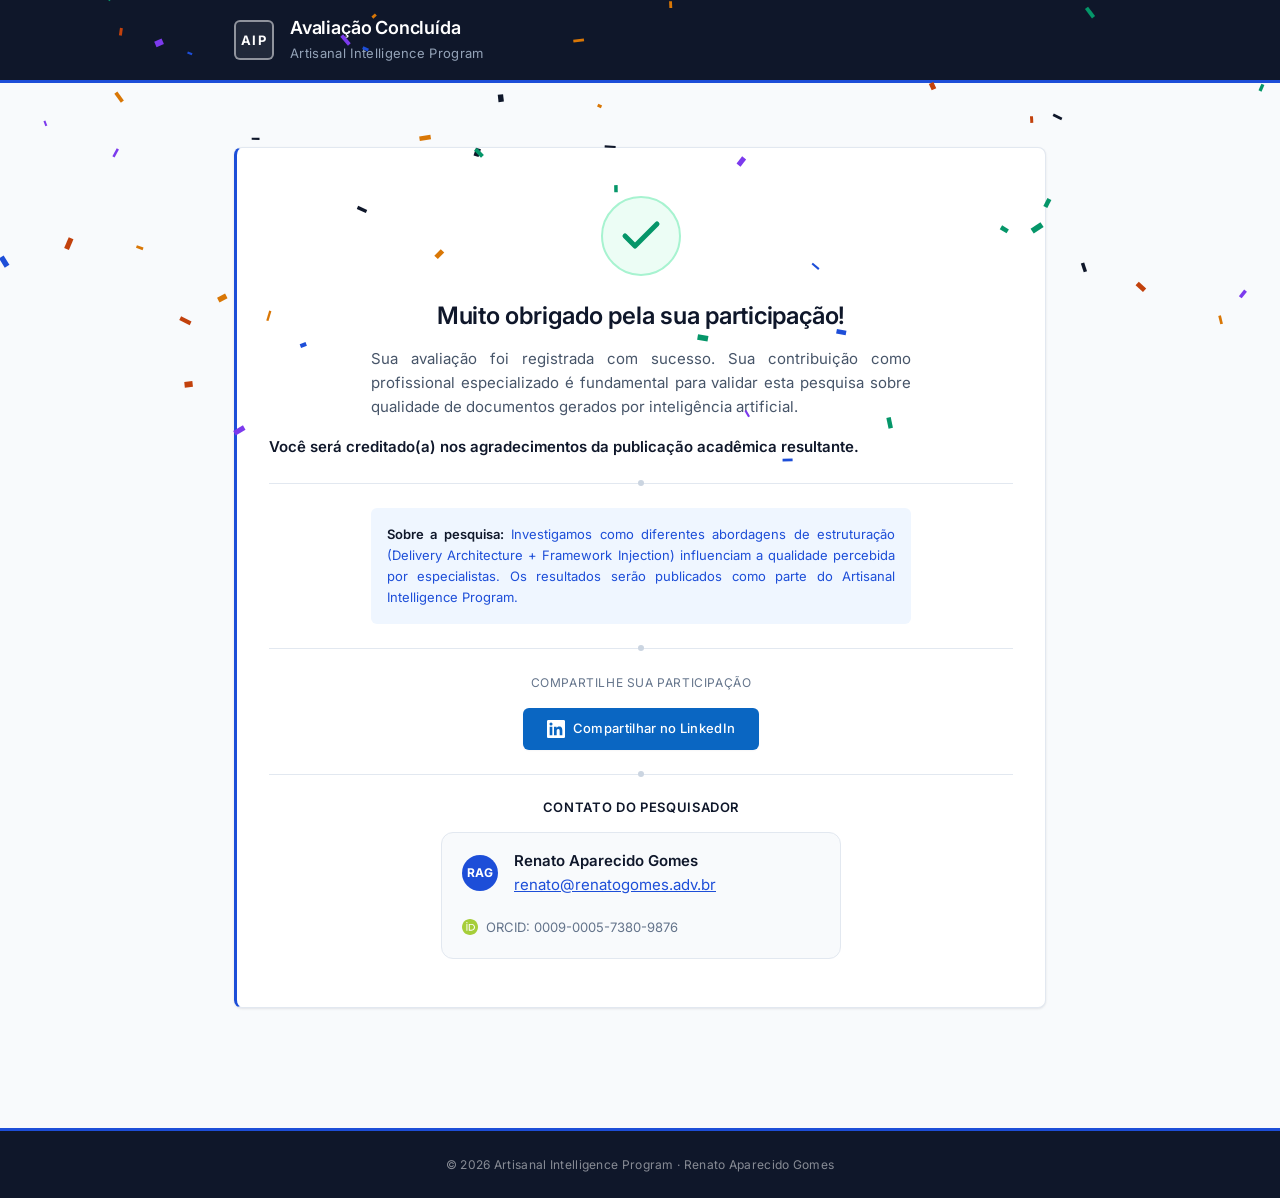
<file: thanks.html>
<!DOCTYPE html>
<html lang="pt-BR">
<head>
  <meta charset="UTF-8">
  <meta name="viewport" content="width=device-width, initial-scale=1.0">
  <title>Obrigado — Pesquisa DA/FI</title>
  <link rel="preconnect" href="https://fonts.googleapis.com">
  <link href="https://fonts.googleapis.com/css2?family=Inter:wght@400;500;600;700&family=Source+Serif+4:ital,wght@0,400;0,600;0,700;1,400&display=swap" rel="stylesheet">
  <link rel="stylesheet" href="css/style.css">
</head>
<body>
  <header class="eval-header">
    <div class="container eval-header-inner">
      <div class="eval-header-left">
        <div class="hero-monogram hero-monogram-sm" aria-hidden="true">AIP</div>
        <div>
          <h1>Avaliação Concluída</h1>
          <p>Artisanal Intelligence Program</p>
        </div>
      </div>
    </div>
  </header>

  <!-- Confetti canvas -->
  <canvas id="confetti-canvas" style="position:fixed;top:0;left:0;width:100%;height:100%;pointer-events:none;z-index:999"></canvas>

  <div class="container">
    <div class="card card-accent thanks-card">
      <div class="thanks-check-wrapper">
        <div class="thanks-check">
          <svg width="48" height="48" viewBox="0 0 24 24" fill="none" stroke="#059669" stroke-width="2.5" stroke-linecap="round" stroke-linejoin="round">
            <polyline points="20 6 9 17 4 12" class="check-animation"/>
          </svg>
        </div>
      </div>

      <h2 class="thanks-title">Muito obrigado pela sua participação!</h2>

      <p class="thanks-description text-justify">
        Sua avaliação foi registrada com sucesso. Sua contribuição como profissional especializado é fundamental para validar esta pesquisa sobre qualidade de documentos gerados por inteligência artificial.
      </p>

      <p class="thanks-credit text-justify">
        Você será creditado(a) nos agradecimentos da publicação acadêmica resultante.
      </p>

      <div class="section-divider"></div>

      <div class="thanks-about">
        <p class="text-justify">
          <strong>Sobre a pesquisa:</strong> Investigamos como diferentes abordagens de estruturação (Delivery Architecture + Framework Injection) influenciam a qualidade percebida por especialistas. Os resultados serão publicados como parte do Artisanal Intelligence Program.
        </p>
      </div>

      <div class="section-divider"></div>

      <!-- Social Sharing -->
      <div class="thanks-share">
        <p class="thanks-share-label">Compartilhe sua participação</p>
        <a href="https://www.linkedin.com/sharing/share-offsite/?url=https%3A%2F%2Fgithub.com%2FRAG7782%2Fframework-injection&title=Participei+como+avaliador(a)+especialista+em+pesquisa+sobre+qualidade+de+documentos+profissionais+gerados+por+IA+%E2%80%94+Artisanal+Intelligence+Program"
           target="_blank" rel="noopener" class="btn btn-linkedin">
          <svg width="18" height="18" viewBox="0 0 24 24" fill="currentColor"><path d="M20.447 20.452h-3.554v-5.569c0-1.328-.027-3.037-1.852-3.037-1.853 0-2.136 1.445-2.136 2.939v5.667H9.351V9h3.414v1.561h.046c.477-.9 1.637-1.85 3.37-1.85 3.601 0 4.267 2.37 4.267 5.455v6.286zM5.337 7.433a2.062 2.062 0 01-2.063-2.065 2.064 2.064 0 112.063 2.065zm1.782 13.019H3.555V9h3.564v11.452zM22.225 0H1.771C.792 0 0 .774 0 1.729v20.542C0 23.227.792 24 1.771 24h20.451C23.2 24 24 23.227 24 22.271V1.729C24 .774 23.2 0 22.222 0h.003z"/></svg>
          Compartilhar no LinkedIn
        </a>
      </div>

      <div class="section-divider"></div>

      <!-- Researcher Contact -->
      <div class="thanks-contact">
        <h3><strong>Contato do pesquisador</strong></h3>
        <div class="researcher-card researcher-card-compact">
          <div class="researcher-card-header">
            <div class="researcher-avatar researcher-avatar-sm">RAG</div>
            <div>
              <strong>Renato Aparecido Gomes</strong><br>
              <a href="mailto:renato@renatogomes.adv.br">renato@renatogomes.adv.br</a>
            </div>
          </div>
          <div style="margin-top:0.75rem">
            <a href="https://orcid.org/0009-0005-7380-9876" target="_blank" rel="noopener" class="orcid-link" style="font-size: var(--text-sm)">
              <svg width="14" height="14" viewBox="0 0 256 256" class="orcid-icon">
                <path d="M256 128c0 70.7-57.3 128-128 128S0 198.7 0 128 57.3 0 128 0s128 57.3 128 128z" fill="#A6CE39"/>
                <path d="M86.3 186.2H70.9V79.1h15.4v107.1zm22.5-107.1h41.4c39.2 0 57.6 28.7 57.6 53.6 0 25.1-18.2 53.6-57.6 53.6h-41.4V79.1zm15.4 93.3h24.5c34.9 0 42.9-26.5 42.9-39.7 0-21.5-13.7-39.7-43.7-39.7h-23.7v79.4zM88.7 58.3c0 5.5-4.5 10.1-10.1 10.1-5.6 0-10.1-4.6-10.1-10.1 0-5.6 4.5-10.1 10.1-10.1 5.6 0 10.1 4.6 10.1 10.1z" fill="#fff"/>
              </svg>
              ORCID: 0009-0005-7380-9876
            </a>
          </div>
        </div>
      </div>
    </div>
  </div>

  <footer class="site-footer">
    <div class="container">
      <p>© 2026 Artisanal Intelligence Program · Renato Aparecido Gomes</p>
    </div>
  </footer>

  <script>
    // ============================================
    // Confetti animation
    // ============================================
    (function() {
      const canvas = document.getElementById('confetti-canvas');
      const ctx = canvas.getContext('2d');
      let W, H;

      function resize() {
        W = canvas.width = window.innerWidth;
        H = canvas.height = window.innerHeight;
      }
      resize();
      window.addEventListener('resize', resize);

      const colors = ['#1d4ed8', '#059669', '#d97706', '#c2410c', '#7c3aed', '#0f172a'];
      const particles = [];
      const particleCount = 120;

      for (let i = 0; i < particleCount; i++) {
        particles.push({
          x: Math.random() * W,
          y: Math.random() * H - H,
          w: Math.random() * 8 + 4,
          h: Math.random() * 4 + 2,
          color: colors[Math.floor(Math.random() * colors.length)],
          vx: (Math.random() - 0.5) * 3,
          vy: Math.random() * 3 + 2,
          rot: Math.random() * 360,
          rotSpeed: (Math.random() - 0.5) * 8,
          opacity: 1
        });
      }

      let frame = 0;
      const maxFrames = 180; // ~3 seconds at 60fps

      function animate() {
        frame++;
        if (frame > maxFrames) {
          // Fade out
          ctx.clearRect(0, 0, W, H);
          return;
        }

        ctx.clearRect(0, 0, W, H);

        const fadeStart = maxFrames * 0.7;
        const globalAlpha = frame > fadeStart ? 1 - (frame - fadeStart) / (maxFrames - fadeStart) : 1;

        particles.forEach(p => {
          p.x += p.vx;
          p.y += p.vy;
          p.rot += p.rotSpeed;
          p.vy += 0.04; // gravity

          ctx.save();
          ctx.globalAlpha = globalAlpha;
          ctx.translate(p.x, p.y);
          ctx.rotate(p.rot * Math.PI / 180);
          ctx.fillStyle = p.color;
          ctx.fillRect(-p.w / 2, -p.h / 2, p.w, p.h);
          ctx.restore();
        });

        requestAnimationFrame(animate);
      }

      animate();
    })();

    // ============================================
    // Check mark animation trigger
    // ============================================
    document.querySelector('.check-animation')?.style.setProperty('stroke-dasharray', '30');
    document.querySelector('.check-animation')?.style.setProperty('stroke-dashoffset', '30');
    setTimeout(() => {
      const el = document.querySelector('.check-animation');
      if (el) {
        el.style.transition = 'stroke-dashoffset 0.6s ease-out';
        el.style.strokeDashoffset = '0';
      }
    }, 300);
  </script>
</body>
</html>
</file>
<file: css/style.css>
/* ================================================================
   Human Validation Platform — DA/FI Research
   Artisanal Intelligence Program

   Atomic Design System
   Brad Frost methodology: content-first, no bullshit, self-documenting

   Structure:
   1. DESIGN TOKENS (atoms: colors, spacing, typography, shadows)
   2. RESET & BASE (atoms: element-level defaults)
   3. TYPOGRAPHY (atoms: type scale, font stacks)
   4. LAYOUT (atoms: containers, grid)
   5. FORMS — BASE (atoms: inputs, selects, textareas)
   6. BUTTONS (atoms: action elements)
   7. BADGES & ALERTS (atoms: status indicators)
   8. LIKERT SCALE (molecule: research instrument)
   9. DOCUMENT VIEWER (molecule: paper-like reader)
   10. FORM GROUP (molecule: label + input + hint)
   11. STEP INDICATOR (organism: progress navigation)
   12. EVALUATION CARD (organism: doc + rating)
   13. STATS & ADMIN (organism: dashboard components)
   14. HEADER (organism: site identity)
   15. PAGE TEMPLATES (templates: landing, evaluation, thanks, admin)
   16. UTILITIES (hidden, loading, spinner)
   17. RESPONSIVE (mobile-first breakpoints)
   18. PRINT STYLES
   19. HERO SECTION (organism: landing page hero)
   20. RESEARCHER CARD (molecule)
   21. CRITERIA GRID (molecule)
   22. LGPD SECTION (organism)
   23. METHODOLOGY (organism: collapsible)
   24. FLOATING PROGRESS (molecule: eval page)
   25. THANKS PAGE (template)
   26. ANIMATIONS (fade-in, confetti)
   27. FOOTER (organism)
   ================================================================ */


/* ================================================================
   1. DESIGN TOKENS
   ================================================================ */

:root {
  /* --- Color: Primary palette --- */
  --primary:        #0f172a;   /* Deep navy — authority, academia */
  --primary-light:  #1e293b;   /* Slightly lighter navy */
  --primary-muted:  #334155;   /* Muted navy for secondary text on dark */

  /* --- Color: Accent --- */
  --accent:         #1d4ed8;   /* Blue — trust, competence */
  --accent-hover:   #1e40af;   /* Darker blue on interaction */
  --accent-light:   #dbeafe;   /* Light blue background */
  --accent-ghost:   rgba(29, 78, 216, 0.08); /* Ghost blue for focus rings */

  /* --- Color: CTA warm accent --- */
  --cta:            #c2410c;   /* Warm burnt orange — action without alarm */
  --cta-hover:      #9a3412;
  --cta-light:      #fff7ed;

  /* --- Color: Neutrals --- */
  --bg:             #f8fafc;   /* Page background — barely warm */
  --bg-elevated:    #ffffff;   /* Cards, elevated surfaces */
  --border:         #e2e8f0;   /* Default border */
  --border-strong:  #cbd5e1;   /* Emphasized border */
  --text:           #0f172a;   /* Body text — same as primary for cohesion */
  --text-secondary: #475569;   /* Secondary text */
  --text-muted:     #64748b;   /* Muted text, hints, captions */
  --text-faint:     #94a3b8;   /* Very faint — anchors, disabled */

  /* --- Color: Semantic --- */
  --success:        #059669;
  --success-light:  #ecfdf5;
  --success-border: #a7f3d0;
  --warning:        #d97706;
  --warning-light:  #fffbeb;
  --warning-border: #fde68a;
  --error:          #dc2626;
  --error-light:    #fef2f2;
  --error-border:   #fecaca;
  --info:           #2563eb;
  --info-light:     #eff6ff;
  --info-border:    #bfdbfe;

  /* --- Color: Hero gradient --- */
  --hero-gradient-start: #0f172a;
  --hero-gradient-mid:   #1e293b;
  --hero-gradient-end:   #0f172a;

  /* --- Spacing: 8px grid --- */
  --space-1:  0.25rem;  /*  4px */
  --space-2:  0.5rem;   /*  8px */
  --space-3:  0.75rem;  /* 12px */
  --space-4:  1rem;     /* 16px */
  --space-5:  1.25rem;  /* 20px */
  --space-6:  1.5rem;   /* 24px */
  --space-8:  2rem;     /* 32px */
  --space-10: 2.5rem;   /* 40px */
  --space-12: 3rem;     /* 48px */
  --space-16: 4rem;     /* 64px */
  --space-20: 5rem;     /* 80px */

  /* --- Typography --- */
  --font-sans:  'Inter', -apple-system, BlinkMacSystemFont, 'Segoe UI', system-ui, sans-serif;
  --font-serif: 'Source Serif 4', 'Georgia', 'Times New Roman', 'Noto Serif', serif;
  --font-mono:  'SF Mono', 'Fira Code', 'Consolas', monospace;

  /* Type scale — minor third (1.2) with academic feel */
  --text-xs:    0.75rem;    /* 12px */
  --text-sm:    0.8125rem;  /* 13px */
  --text-base:  0.9375rem;  /* 15px — slightly larger than typical for readability */
  --text-md:    1rem;       /* 16px */
  --text-lg:    1.125rem;   /* 18px */
  --text-xl:    1.25rem;    /* 20px */
  --text-2xl:   1.5rem;     /* 24px */
  --text-3xl:   1.875rem;   /* 30px */
  --text-4xl:   2.25rem;    /* 36px */

  --leading-tight:   1.3;
  --leading-normal:  1.6;
  --leading-relaxed: 1.8;

  --tracking-tight: -0.01em;
  --tracking-normal: 0;
  --tracking-wide:   0.025em;
  --tracking-wider:  0.05em;

  /* --- Borders --- */
  --radius-sm:  4px;
  --radius:     6px;
  --radius-lg:  8px;
  --radius-xl:  12px;
  --radius-pill: 9999px;

  /* --- Shadows: minimal, layered --- */
  --shadow-xs:  0 1px 2px rgba(15, 23, 42, 0.04);
  --shadow-sm:  0 1px 3px rgba(15, 23, 42, 0.06), 0 1px 2px rgba(15, 23, 42, 0.04);
  --shadow-md:  0 4px 6px -1px rgba(15, 23, 42, 0.06), 0 2px 4px -2px rgba(15, 23, 42, 0.04);
  --shadow-lg:  0 10px 15px -3px rgba(15, 23, 42, 0.06), 0 4px 6px -4px rgba(15, 23, 42, 0.04);
  --shadow-xl:  0 20px 25px -5px rgba(15, 23, 42, 0.08), 0 8px 10px -6px rgba(15, 23, 42, 0.04);
  --shadow-paper: 0 1px 4px rgba(15, 23, 42, 0.06), 0 6px 20px rgba(15, 23, 42, 0.04);

  /* --- Transitions --- */
  --ease-out:  cubic-bezier(0.16, 1, 0.3, 1);
  --duration:  180ms;
  --duration-slow: 350ms;
}


/* ================================================================
   2. RESET & BASE
   ================================================================ */

*, *::before, *::after {
  box-sizing: border-box;
  margin: 0;
  padding: 0;
}

html {
  -webkit-font-smoothing: antialiased;
  -moz-osx-font-smoothing: grayscale;
  text-rendering: optimizeLegibility;
  scroll-behavior: smooth;
}

body {
  font-family: var(--font-sans);
  font-size: var(--text-base);
  line-height: var(--leading-normal);
  color: var(--text);
  background: var(--bg);
  min-height: 100vh;
}

img, svg { display: block; max-width: 100%; }
a { color: var(--accent); text-decoration-skip-ink: auto; }
a:hover { color: var(--accent-hover); }

::selection {
  background: var(--accent-light);
  color: var(--primary);
}

/* Focus visible — accessibility baseline */
:focus-visible {
  outline: 2px solid var(--accent);
  outline-offset: 2px;
}


/* ================================================================
   3. TYPOGRAPHY
   ================================================================ */

h1, h2, h3, h4 {
  font-family: var(--font-sans);
  font-weight: 600;
  line-height: var(--leading-tight);
  letter-spacing: var(--tracking-tight);
  color: var(--primary);
}

h1 { font-size: var(--text-2xl); }
h2 { font-size: var(--text-xl); }
h3 { font-size: var(--text-lg); }
h4 { font-size: var(--text-md); }

p {
  line-height: var(--leading-normal);
  color: var(--text-secondary);
}

p + p {
  margin-top: var(--space-3);
}

strong { font-weight: 600; color: var(--text); }

small {
  font-size: var(--text-xs);
  color: var(--text-muted);
}

/* Section heading treatment — uppercase letter-spacing */
.section-heading {
  font-size: var(--text-xs);
  font-weight: 600;
  text-transform: uppercase;
  letter-spacing: var(--tracking-wider);
  color: var(--text-muted);
  margin-bottom: var(--space-6);
  padding-bottom: var(--space-4);
  border-bottom: 1px solid var(--border);
}

.section-heading-inline {
  display: inline;
  border-bottom: none;
  padding-bottom: 0;
  margin-bottom: 0;
}

/* Decorative section divider */
.section-divider {
  height: 1px;
  background: var(--border);
  margin: var(--space-6) 0;
  position: relative;
}

.section-divider::after {
  content: '';
  position: absolute;
  left: 50%;
  top: -3px;
  transform: translateX(-50%);
  width: 6px;
  height: 6px;
  background: var(--border-strong);
  border-radius: 50%;
}


/* ================================================================
   4. LAYOUT
   ================================================================ */

.container {
  max-width: 860px;
  margin: 0 auto;
  padding: var(--space-8) var(--space-6);
}

.container-wide {
  max-width: 1100px;
  margin: 0 auto;
  padding: var(--space-8) var(--space-6);
}


/* ================================================================
   5. FORMS — BASE (atoms)
   ================================================================ */

input[type="text"],
input[type="email"],
input[type="number"],
input[type="password"],
select,
textarea {
  width: 100%;
  padding: var(--space-3) var(--space-4);
  border: 1px solid var(--border);
  border-radius: var(--radius);
  font-family: var(--font-sans);
  font-size: var(--text-base);
  line-height: var(--leading-normal);
  color: var(--text);
  background: var(--bg-elevated);
  transition: border-color var(--duration) var(--ease-out),
              box-shadow var(--duration) var(--ease-out);
  appearance: none;
  -webkit-appearance: none;
}

select {
  background-image: url("data:image/svg+xml,%3Csvg xmlns='http://www.w3.org/2000/svg' width='12' height='8' fill='none'%3E%3Cpath d='M1 1.5l5 5 5-5' stroke='%2364748b' stroke-width='1.5' stroke-linecap='round' stroke-linejoin='round'/%3E%3C/svg%3E");
  background-repeat: no-repeat;
  background-position: right var(--space-4) center;
  padding-right: var(--space-10);
}

input:focus, select:focus, textarea:focus {
  outline: none;
  border-color: var(--accent);
  box-shadow: 0 0 0 3px var(--accent-ghost);
}

input::placeholder, textarea::placeholder {
  color: var(--text-faint);
}

textarea {
  min-height: 120px;
  resize: vertical;
  line-height: var(--leading-relaxed);
}


/* ================================================================
   6. BUTTONS (atoms)
   ================================================================ */

.btn {
  display: inline-flex;
  align-items: center;
  justify-content: center;
  gap: var(--space-2);
  padding: var(--space-3) var(--space-6);
  border: none;
  border-radius: var(--radius);
  font-family: var(--font-sans);
  font-size: var(--text-sm);
  font-weight: 500;
  letter-spacing: var(--tracking-wide);
  line-height: 1;
  cursor: pointer;
  transition: all var(--duration) var(--ease-out);
  text-decoration: none;
  white-space: nowrap;
  user-select: none;
}

.btn:focus-visible {
  outline: 2px solid var(--accent);
  outline-offset: 2px;
}

.btn-primary {
  background: var(--accent);
  color: #ffffff;
  box-shadow: var(--shadow-xs);
}

.btn-primary:hover {
  background: var(--accent-hover);
  box-shadow: var(--shadow-sm);
  transform: translateY(-1px);
}

.btn-primary:active {
  transform: translateY(0);
  box-shadow: var(--shadow-xs);
}

.btn-primary:disabled {
  background: var(--border);
  color: var(--primary-muted);
  cursor: not-allowed;
  box-shadow: none;
  transform: none;
  opacity: 0.7;
}

.btn-secondary {
  background: var(--bg-elevated);
  color: var(--accent);
  border: 1px solid var(--border);
  box-shadow: var(--shadow-xs);
}

.btn-secondary:hover {
  background: var(--accent-light);
  border-color: var(--accent);
  transform: translateY(-1px);
}

.btn-secondary:active {
  transform: translateY(0);
}

.btn-danger {
  background: var(--error);
  color: #ffffff;
}

.btn-danger:hover {
  background: #b91c1c;
}

.btn-lg {
  padding: var(--space-4) var(--space-8);
  font-size: var(--text-base);
  font-weight: 600;
  border-radius: var(--radius-lg);
}

.btn-block {
  width: 100%;
}

.btn-linkedin {
  background: #0A66C2;
  color: #ffffff;
  padding: var(--space-3) var(--space-6);
  border-radius: var(--radius);
  font-weight: 500;
  box-shadow: var(--shadow-xs);
}

.btn-linkedin:hover {
  background: #004182;
  color: #ffffff;
  transform: translateY(-1px);
  box-shadow: var(--shadow-sm);
}

.btn-linkedin svg {
  display: inline-block;
  vertical-align: middle;
  flex-shrink: 0;
}


/* ================================================================
   7. BADGES & ALERTS (atoms)
   ================================================================ */

.badge {
  display: inline-flex;
  align-items: center;
  padding: 2px var(--space-3);
  border-radius: var(--radius-pill);
  font-size: var(--text-xs);
  font-weight: 500;
  letter-spacing: var(--tracking-wide);
  line-height: 1.5;
}

.badge-primary { background: var(--accent-light); color: var(--accent); }
.badge-success { background: var(--success-light); color: var(--success); }
.badge-warning { background: var(--warning-light); color: var(--warning); }

.alert {
  padding: var(--space-4);
  border-radius: var(--radius);
  margin-bottom: var(--space-4);
  font-size: var(--text-sm);
  line-height: var(--leading-normal);
  border-left: 3px solid transparent;
}

.alert-info {
  background: var(--info-light);
  color: var(--info);
  border-left-color: var(--info);
}

.alert-success {
  background: var(--success-light);
  color: var(--success);
  border-left-color: var(--success);
}

.alert-warning {
  background: var(--warning-light);
  color: var(--warning);
  border-left-color: var(--warning);
}

.alert-error {
  background: var(--error-light);
  color: var(--error);
  border-left-color: var(--error);
}


/* ================================================================
   8. LIKERT SCALE (molecule)
   Professional research instrument aesthetic.
   Numbered buttons with clear visual states.
   Keyboard navigable via native radio inputs.
   ================================================================ */

.likert-group {
  margin-bottom: var(--space-8);
  padding-bottom: var(--space-8);
  border-bottom: 1px solid var(--border);
}

.likert-group:last-child {
  border-bottom: none;
  margin-bottom: var(--space-4);
  padding-bottom: 0;
}

.likert-label {
  font-weight: 600;
  font-size: var(--text-base);
  color: var(--text);
  margin-bottom: var(--space-1);
  letter-spacing: var(--tracking-tight);
}

.likert-description {
  font-size: var(--text-sm);
  color: var(--text-muted);
  margin-bottom: var(--space-4);
  font-style: italic;
}

.likert-scale {
  display: flex;
  gap: 0;
  justify-content: stretch;
  font-variant-numeric: tabular-nums;
}

.likert-option {
  flex: 1;
  text-align: center;
}

/* Visually hidden but accessible to keyboard/screen readers */
.likert-option input[type="radio"] {
  position: absolute;
  width: 1px;
  height: 1px;
  padding: 0;
  margin: -1px;
  overflow: hidden;
  clip: rect(0, 0, 0, 0);
  white-space: nowrap;
  border: 0;
}

.likert-option label {
  display: flex;
  align-items: center;
  justify-content: center;
  padding: var(--space-3) var(--space-2);
  min-height: 44px;  /* touch target */
  border: 1px solid var(--border);
  margin-left: -1px;
  cursor: pointer;
  font-size: var(--text-md);
  font-weight: 500;
  font-variant-numeric: tabular-nums;
  color: var(--text-secondary);
  background: var(--bg-elevated);
  transition: all var(--duration) var(--ease-out);
  user-select: none;
  position: relative;
}

.likert-option:first-child label {
  margin-left: 0;
  border-radius: var(--radius) 0 0 var(--radius);
}

.likert-option:last-child label {
  border-radius: 0 var(--radius) var(--radius) 0;
}

/* Hover state */
.likert-option label:hover {
  background: var(--accent-ghost);
  border-color: var(--border-strong);
  z-index: 1;
  color: var(--text);
}

/* Focus visible — keyboard navigation */
.likert-option input:focus-visible + label {
  outline: 2px solid var(--accent);
  outline-offset: -2px;
  z-index: 2;
}

/* Selected state — firm but not aggressive */
.likert-option input:checked + label {
  background: var(--accent);
  color: #ffffff;
  border-color: var(--accent);
  font-weight: 600;
  z-index: 3;
  box-shadow: 0 0 0 1px var(--accent);
}

.likert-option input:checked + label:hover {
  background: var(--accent-hover);
}

.likert-anchors {
  display: flex;
  justify-content: space-between;
  font-size: var(--text-xs);
  color: var(--text-faint);
  margin-top: var(--space-2);
  padding: 0 var(--space-1);
  letter-spacing: var(--tracking-wide);
  text-transform: uppercase;
}


/* ================================================================
   9. DOCUMENT VIEWER (molecule)
   Paper-like appearance. Serif font for document content.
   Comfortable reading experience — the document is the star.
   ================================================================ */

.doc-viewer {
  background: var(--bg-elevated);
  border: 1px solid var(--border);
  border-radius: var(--radius);
  padding: var(--space-8) var(--space-8);
  margin-bottom: var(--space-6);
  max-height: 560px;
  overflow-y: auto;
  font-family: var(--font-serif);
  font-size: var(--text-base);
  line-height: var(--leading-relaxed);
  color: var(--text);
  box-shadow: var(--shadow-paper);

  /* Subtle paper texture via inner shadow */
  position: relative;
}

/* Enhanced document viewer — professional PDF feel */
.doc-viewer-enhanced {
  border: none;
  border-radius: var(--radius-lg);
  box-shadow:
    0 0 0 1px var(--border),
    var(--shadow-lg),
    inset 0 0 80px rgba(15, 23, 42, 0.01);
  background:
    linear-gradient(to right, rgba(15,23,42,0.02) 0%, transparent 2%, transparent 98%, rgba(15,23,42,0.02) 100%),
    var(--bg-elevated);
  padding: var(--space-10) var(--space-10);
}

/* Scroll fade hint at bottom */
.doc-viewer::after {
  content: '';
  position: sticky;
  bottom: 0;
  left: 0;
  right: 0;
  display: block;
  height: 40px;
  background: linear-gradient(transparent, rgba(255,255,255,0.9));
  pointer-events: none;
  margin-top: -40px;
}

/* Custom scrollbar for document viewer */
.doc-viewer::-webkit-scrollbar {
  width: 6px;
}

.doc-viewer::-webkit-scrollbar-track {
  background: transparent;
}

.doc-viewer::-webkit-scrollbar-thumb {
  background: var(--border-strong);
  border-radius: var(--radius-pill);
}

.doc-viewer::-webkit-scrollbar-thumb:hover {
  background: var(--text-faint);
}

.doc-viewer h1, .doc-viewer h2, .doc-viewer h3 {
  font-family: var(--font-sans);
  color: var(--primary);
  margin-top: var(--space-6);
  margin-bottom: var(--space-3);
  line-height: var(--leading-tight);
}

.doc-viewer h1 { font-size: var(--text-xl); font-weight: 700; }
.doc-viewer h2 { font-size: var(--text-lg); font-weight: 600; }
.doc-viewer h3 { font-size: var(--text-md); font-weight: 600; }

.doc-viewer h1:first-child,
.doc-viewer h2:first-child,
.doc-viewer h3:first-child {
  margin-top: 0;
}

.doc-viewer p {
  margin-bottom: var(--space-4);
  color: var(--text);
  text-align: justify;
  hyphens: auto;
}

.doc-viewer ul, .doc-viewer ol {
  padding-left: var(--space-6);
  margin-bottom: var(--space-4);
}

.doc-viewer li {
  margin-bottom: var(--space-2);
}

.doc-viewer table {
  width: 100%;
  border-collapse: collapse;
  margin: var(--space-6) 0;
  font-family: var(--font-sans);
  font-size: var(--text-sm);
}

.doc-viewer th, .doc-viewer td {
  border: 1px solid var(--border);
  padding: var(--space-3) var(--space-4);
  text-align: left;
}

.doc-viewer th {
  background: var(--bg);
  font-weight: 600;
  color: var(--text);
  font-size: var(--text-xs);
  text-transform: uppercase;
  letter-spacing: var(--tracking-wide);
}

.doc-viewer blockquote {
  border-left: 3px solid var(--accent);
  padding-left: var(--space-4);
  margin: var(--space-4) 0;
  color: var(--text-secondary);
  font-style: italic;
}

.doc-viewer code {
  font-family: var(--font-mono);
  font-size: 0.85em;
  background: var(--bg);
  padding: 2px var(--space-2);
  border-radius: var(--radius-sm);
}

.doc-viewer pre {
  background: var(--primary);
  color: #e2e8f0;
  padding: var(--space-4);
  border-radius: var(--radius);
  overflow-x: auto;
  margin: var(--space-4) 0;
  font-size: var(--text-sm);
}

.doc-viewer pre code {
  background: none;
  padding: 0;
  color: inherit;
}


/* ================================================================
   10. FORM GROUP (molecule)
   ================================================================ */

.form-group {
  margin-bottom: var(--space-6);
}

.form-group label {
  display: block;
  font-weight: 500;
  font-size: var(--text-sm);
  color: var(--text);
  margin-bottom: var(--space-2);
  letter-spacing: var(--tracking-normal);
}

.form-group .hint {
  font-size: var(--text-xs);
  color: var(--text-muted);
  margin-top: var(--space-1);
  line-height: var(--leading-normal);
}


/* ================================================================
   11. STEP INDICATOR (organism)
   Clear progress. Numbered circles with completion states.
   ================================================================ */

.steps {
  display: flex;
  gap: 0;
  margin-bottom: var(--space-6);
  position: relative;
}

/* Connecting line behind steps */
.steps::before {
  content: '';
  position: absolute;
  top: 50%;
  left: var(--space-6);
  right: var(--space-6);
  height: 2px;
  background: var(--border);
  transform: translateY(-50%);
  z-index: 0;
}

.step {
  flex: 1;
  display: flex;
  flex-direction: column;
  align-items: center;
  gap: var(--space-2);
  padding: var(--space-3) var(--space-2);
  font-size: var(--text-xs);
  font-weight: 500;
  color: var(--text-faint);
  position: relative;
  z-index: 1;
  cursor: default;
  transition: color var(--duration) var(--ease-out);
  text-align: center;
  letter-spacing: var(--tracking-wide);
}

.step .step-number {
  display: inline-flex;
  align-items: center;
  justify-content: center;
  width: 2rem;
  height: 2rem;
  border-radius: 50%;
  background: var(--bg-elevated);
  border: 2px solid var(--border);
  color: var(--text-faint);
  font-size: var(--text-sm);
  font-weight: 600;
  transition: all var(--duration) var(--ease-out);
  flex-shrink: 0;
}

/* Active step */
.step.active {
  color: var(--accent);
}

.step.active .step-number {
  background: var(--accent);
  border-color: var(--accent);
  color: #ffffff;
  box-shadow: 0 0 0 4px var(--accent-ghost);
}

/* Completed step */
.step.done {
  color: var(--success);
}

.step.done .step-number {
  background: var(--success);
  border-color: var(--success);
  color: #ffffff;
}


/* ================================================================
   12. CARDS & EVALUATION (organism)
   ================================================================ */

.card {
  background: var(--bg-elevated);
  border: 1px solid var(--border);
  border-radius: var(--radius-lg);
  padding: var(--space-8);
  margin-bottom: var(--space-6);
  box-shadow: var(--shadow-sm);
}

/* Accent left border on cards */
.card-accent {
  border-left: 3px solid var(--accent);
}

.card h2 {
  font-size: var(--text-xl);
  margin-bottom: var(--space-6);
  color: var(--primary);
  padding-bottom: var(--space-4);
  border-bottom: 1px solid var(--border);
}

/* When using section-heading inside card, override card h2 */
.card .section-heading {
  font-size: var(--text-xs);
  border-bottom: 1px solid var(--border);
}

.card h3 {
  font-size: var(--text-lg);
  margin-bottom: var(--space-5);
  color: var(--primary);
}

/* Progress bar */
.progress-bar {
  height: 3px;
  background: var(--border);
  border-radius: var(--radius-pill);
  overflow: hidden;
  margin-bottom: var(--space-8);
}

.progress-bar .fill {
  height: 100%;
  background: var(--accent);
  border-radius: var(--radius-pill);
  transition: width 400ms var(--ease-out);
}

/* Document navigation */
.doc-nav {
  display: flex;
  justify-content: space-between;
  align-items: center;
  margin-top: var(--space-8);
  padding-top: var(--space-6);
  border-top: 1px solid var(--border);
}


/* ================================================================
   13. STATS & ADMIN (organism)
   ================================================================ */

.stats-grid {
  display: grid;
  grid-template-columns: repeat(auto-fit, minmax(180px, 1fr));
  gap: var(--space-4);
  margin-bottom: var(--space-6);
}

.stat-card {
  background: var(--bg-elevated);
  border: 1px solid var(--border);
  border-radius: var(--radius-lg);
  padding: var(--space-6) var(--space-4);
  text-align: center;
  box-shadow: var(--shadow-xs);
  transition: box-shadow var(--duration) var(--ease-out);
}

.stat-card:hover {
  box-shadow: var(--shadow-md);
}

.stat-card .stat-value {
  font-size: var(--text-3xl);
  font-weight: 700;
  color: var(--accent);
  letter-spacing: var(--tracking-tight);
  line-height: 1;
}

.stat-card .stat-label {
  font-size: var(--text-xs);
  color: var(--text-muted);
  margin-top: var(--space-2);
  text-transform: uppercase;
  letter-spacing: var(--tracking-wide);
}

/* Admin table */
.admin-table {
  width: 100%;
  border-collapse: separate;
  border-spacing: 0;
  font-size: var(--text-sm);
  overflow: hidden;
  border-radius: var(--radius);
  border: 1px solid var(--border);
}

.admin-table th,
.admin-table td {
  padding: var(--space-3) var(--space-4);
  text-align: left;
  border-bottom: 1px solid var(--border);
}

.admin-table th {
  background: var(--primary);
  color: #ffffff;
  font-weight: 500;
  font-size: var(--text-xs);
  text-transform: uppercase;
  letter-spacing: var(--tracking-wide);
  white-space: nowrap;
}

.admin-table td {
  color: var(--text-secondary);
}

.admin-table tbody tr {
  transition: background var(--duration) var(--ease-out);
}

.admin-table tbody tr:nth-child(even) {
  background: var(--bg);
}

.admin-table tbody tr:hover {
  background: var(--accent-ghost);
}

.admin-table tbody tr:last-child td {
  border-bottom: none;
}


/* ================================================================
   14. HEADER (organism) — default header
   ================================================================ */

header {
  background: var(--primary);
  color: #ffffff;
  padding: var(--space-6) 0;
  margin-bottom: var(--space-8);
  border-bottom: 3px solid var(--accent);
}

header .container {
  padding-top: 0;
  padding-bottom: 0;
}

header h1 {
  font-size: var(--text-lg);
  font-weight: 600;
  color: #ffffff;
  margin-bottom: var(--space-1);
  letter-spacing: var(--tracking-tight);
}

header p {
  font-size: var(--text-sm);
  color: var(--text-faint);
  opacity: 1;
  letter-spacing: var(--tracking-wide);
}


/* ================================================================
   15. PAGE-SPECIFIC TEMPLATE REFINEMENTS
   ================================================================ */

/* Transition between evaluation sections */
.eval-transition {
  animation: fadeSlideIn 0.4s var(--ease-out);
}


/* ================================================================
   16. UTILITIES
   ================================================================ */

/* Text alignment utilities */
.text-justify {
  text-align: justify;
  hyphens: auto;
  -webkit-hyphens: auto;
}

.text-center { text-align: center; }
.text-left { text-align: left; }

.hidden {
  display: none !important;
}

.loading {
  text-align: center;
  padding: var(--space-16) var(--space-8);
  color: var(--text-muted);
}

.loading p {
  margin-top: var(--space-4);
  color: var(--text-muted);
  font-size: var(--text-sm);
}

.spinner {
  display: inline-block;
  width: 2rem;
  height: 2rem;
  border: 2px solid var(--border);
  border-top-color: var(--accent);
  border-radius: 50%;
  animation: spin 0.7s linear infinite;
}

@keyframes spin {
  to { transform: rotate(360deg); }
}


/* ================================================================
   17. RESPONSIVE
   Mobile-first adjustments at common breakpoints.
   ================================================================ */

@media (max-width: 768px) {
  :root {
    --text-base: 0.875rem;
    --text-lg: 1.0625rem;
    --text-xl: 1.1875rem;
    --text-2xl: 1.375rem;
  }

  .container,
  .container-wide {
    padding: var(--space-6) var(--space-4);
  }

  .card {
    padding: var(--space-6);
    border-radius: var(--radius);
  }

  .card h2 {
    font-size: var(--text-lg);
    margin-bottom: var(--space-4);
    padding-bottom: var(--space-3);
  }

  .doc-viewer {
    padding: var(--space-6) var(--space-4);
    max-height: 400px;
  }

  .doc-viewer-enhanced {
    padding: var(--space-6) var(--space-4);
  }

  header {
    margin-bottom: var(--space-6);
    padding: var(--space-4) 0;
  }

  header h1 {
    font-size: var(--text-md);
  }

  /* Hero responsive */
  .hero-title {
    font-size: var(--text-2xl) !important;
  }

  .hero-subtitle {
    font-size: var(--text-base) !important;
  }

  .hero-monogram {
    font-size: var(--text-2xl) !important;
    width: 56px !important;
    height: 56px !important;
  }

  .researcher-card {
    padding: var(--space-4) !important;
  }

  .researcher-details {
    grid-template-columns: 1fr !important;
  }

  .criteria-grid {
    grid-template-columns: 1fr !important;
  }

  .lgpd-grid {
    grid-template-columns: 1fr !important;
  }

  .study-meta {
    flex-direction: column !important;
  }

  /* Eval header responsive */
  .eval-header-inner {
    flex-direction: column !important;
    gap: var(--space-4) !important;
  }

  .floating-progress {
    align-self: stretch !important;
  }
}

@media (max-width: 640px) {
  .container,
  .container-wide {
    padding: var(--space-4) var(--space-3);
  }

  .card {
    padding: var(--space-4);
  }

  /* Likert: keep in a row but tighter */
  .likert-option label {
    padding: var(--space-3) var(--space-1);
    font-size: var(--text-sm);
    min-height: 40px;
  }

  .likert-anchors {
    font-size: 0.625rem;
  }

  /* Steps: two rows on very small screens */
  .steps {
    flex-wrap: wrap;
    gap: var(--space-2);
  }

  .steps::before {
    display: none;
  }

  .step {
    flex: 0 0 calc(50% - var(--space-1));
    flex-direction: row;
    justify-content: flex-start;
    gap: var(--space-2);
    padding: var(--space-2);
    font-size: var(--text-xs);
  }

  .step .step-number {
    width: 1.5rem;
    height: 1.5rem;
    font-size: var(--text-xs);
  }

  /* Stats */
  .stats-grid {
    grid-template-columns: repeat(2, 1fr);
    gap: var(--space-3);
  }

  .stat-card {
    padding: var(--space-4) var(--space-3);
  }

  .stat-card .stat-value {
    font-size: var(--text-2xl);
  }

  /* Admin table: horizontal scroll */
  .admin-table {
    display: block;
    overflow-x: auto;
    -webkit-overflow-scrolling: touch;
  }

  /* Doc nav: stack on mobile */
  .doc-nav {
    flex-direction: column-reverse;
    gap: var(--space-3);
  }

  .doc-nav .btn {
    width: 100%;
  }

  .doc-viewer {
    max-height: 350px;
    padding: var(--space-4) var(--space-3);
  }
}

/* Large screens: give the document viewer more room */
@media (min-width: 1024px) {
  .doc-viewer {
    max-height: 640px;
    padding: var(--space-10) var(--space-12);
    font-size: var(--text-md);
  }

  .doc-viewer-enhanced {
    padding: var(--space-12) var(--space-16);
  }
}


/* ================================================================
   18. PRINT STYLES
   ================================================================ */

@media print {
  header, .hero-header {
    background: none;
    color: var(--text);
    border-bottom: 2px solid var(--text);
    padding: var(--space-2) 0;
  }

  header h1 { color: var(--text); }
  header p { color: var(--text-secondary); }

  .card {
    box-shadow: none;
    border: 1px solid #ccc;
    break-inside: avoid;
  }

  .btn { display: none; }
  .doc-nav { display: none; }
  .steps { display: none; }
  .progress-bar { display: none; }

  .doc-viewer {
    max-height: none;
    overflow: visible;
    box-shadow: none;
    border: 1px solid #ccc;
  }

  .doc-viewer::after {
    display: none;
  }

  .hero-bg-pattern { display: none; }
  .site-footer { display: none; }
}


/* ================================================================
   19. HERO SECTION (organism)
   Landing page hero with gradient, pattern, and monogram.
   ================================================================ */

.hero-header {
  background: linear-gradient(
    135deg,
    var(--hero-gradient-start) 0%,
    var(--hero-gradient-mid) 50%,
    var(--hero-gradient-end) 100%
  );
  color: #ffffff;
  padding: var(--space-16) 0 var(--space-12);
  margin-bottom: var(--space-8);
  border-bottom: 3px solid var(--accent);
  position: relative;
  overflow: hidden;
}

/* Subtle diagonal pattern overlay */
.hero-bg-pattern {
  position: absolute;
  inset: 0;
  background-image:
    repeating-linear-gradient(
      45deg,
      transparent,
      transparent 40px,
      rgba(255,255,255,0.015) 40px,
      rgba(255,255,255,0.015) 41px
    );
  pointer-events: none;
}

.hero-container {
  position: relative;
  z-index: 1;
  text-align: center;
  padding-top: 0;
  padding-bottom: 0;
}

/* AIP Monogram */
.hero-monogram {
  display: inline-flex;
  align-items: center;
  justify-content: center;
  width: 72px;
  height: 72px;
  border: 2px solid rgba(255,255,255,0.5);
  border-radius: var(--radius-lg);
  font-size: var(--text-3xl);
  font-weight: 700;
  letter-spacing: 0.08em;
  color: #ffffff;
  margin: 0 auto var(--space-6);
  background: rgba(255,255,255,0.08);
  backdrop-filter: blur(4px);
}

.hero-monogram-sm {
  width: 40px;
  height: 40px;
  font-size: var(--text-sm);
  margin: 0;
  border-radius: var(--radius);
  flex-shrink: 0;
}

.hero-badge {
  display: inline-block;
  font-size: var(--text-xs);
  font-weight: 500;
  text-transform: uppercase;
  letter-spacing: var(--tracking-wider);
  color: #ffffff;
  margin-bottom: var(--space-6);
  padding: var(--space-1) var(--space-4);
  border: 1px solid rgba(255,255,255,0.5);
  border-radius: var(--radius-pill);
}

.hero-title {
  font-size: var(--text-3xl);
  font-weight: 700;
  color: #ffffff;
  line-height: var(--leading-tight);
  letter-spacing: var(--tracking-tight);
  max-width: 700px;
  margin: 0 auto var(--space-4);
}

.hero-subtitle {
  font-size: var(--text-lg);
  color: rgba(255,255,255,0.95);
  margin: 0 auto var(--space-10);
  max-width: 520px;
  font-weight: 400;
  letter-spacing: var(--tracking-normal);
}


/* ================================================================
   20. RESEARCHER CARD (molecule)
   ================================================================ */

.researcher-card {
  background: rgba(255,255,255,0.08);
  border: 1px solid rgba(255,255,255,0.25);
  border-radius: var(--radius-xl);
  padding: var(--space-6);
  max-width: 640px;
  margin: 0 auto;
  text-align: left;
  backdrop-filter: blur(8px);
}

.researcher-card-compact {
  background: var(--bg);
  border: 1px solid var(--border);
  padding: var(--space-4) var(--space-5);
  max-width: 100%;
  backdrop-filter: none;
}

.researcher-card-header {
  display: flex;
  align-items: center;
  gap: var(--space-4);
  margin-bottom: var(--space-5);
}

.researcher-avatar {
  display: flex;
  align-items: center;
  justify-content: center;
  width: 48px;
  height: 48px;
  border-radius: 50%;
  background: var(--accent);
  color: #ffffff;
  font-weight: 700;
  font-size: var(--text-sm);
  letter-spacing: 0.05em;
  flex-shrink: 0;
}

.researcher-avatar-sm {
  width: 36px;
  height: 36px;
  font-size: var(--text-xs);
}

.researcher-name {
  font-size: var(--text-lg) !important;
  font-weight: 600 !important;
  color: #ffffff !important;
  margin-bottom: var(--space-1) !important;
  padding-bottom: 0 !important;
  border-bottom: none !important;
}

.researcher-card-compact .researcher-name {
  color: var(--text) !important;
  font-size: var(--text-base) !important;
}

.orcid-link {
  display: inline-flex;
  align-items: center;
  gap: var(--space-2);
  font-size: var(--text-sm);
  color: rgba(255,255,255,0.9);
  text-decoration: none;
  transition: color var(--duration) var(--ease-out);
}

.orcid-link:hover {
  color: #ffffff;
}

.researcher-card-compact .orcid-link {
  color: var(--text-muted);
}

.researcher-card-compact .orcid-link:hover {
  color: var(--accent);
}

.orcid-icon {
  display: inline-block;
  width: 16px;
  height: 16px;
  flex-shrink: 0;
}

.researcher-details {
  display: grid;
  grid-template-columns: 1fr 1fr;
  gap: var(--space-3);
}

.researcher-detail-item {
  display: flex;
  flex-direction: column;
  gap: var(--space-1);
  font-size: var(--text-sm);
  color: var(--text);
  padding: var(--space-3);
  border-radius: var(--radius);
  background: rgba(255,255,255,0.85);
}

.detail-label {
  font-size: var(--text-sm);
  font-weight: 700;
  text-transform: uppercase;
  letter-spacing: var(--tracking-wider);
  color: var(--accent);
}


/* ================================================================
   21. CRITERIA GRID (molecule)
   ================================================================ */

.criteria-grid {
  display: grid;
  grid-template-columns: repeat(3, 1fr);
  gap: var(--space-3);
  margin: var(--space-6) 0;
}

.criteria-item {
  display: flex;
  align-items: center;
  gap: var(--space-3);
  padding: var(--space-3) var(--space-4);
  background: var(--bg);
  border: 1px solid var(--border);
  border-radius: var(--radius);
  font-size: var(--text-sm);
  color: var(--text-secondary);
}

.criteria-number {
  display: inline-flex;
  align-items: center;
  justify-content: center;
  width: 28px;
  height: 28px;
  border-radius: 50%;
  background: var(--accent);
  color: #ffffff;
  font-size: var(--text-xs);
  font-weight: 600;
  flex-shrink: 0;
  font-variant-numeric: tabular-nums;
}

.study-meta {
  display: flex;
  gap: var(--space-6);
  margin-top: var(--space-6);
  padding-top: var(--space-6);
  border-top: 1px solid var(--border);
}

.study-meta-item {
  display: flex;
  align-items: center;
  gap: var(--space-3);
  font-size: var(--text-sm);
  color: var(--text-secondary);
}

.study-meta-item svg {
  color: var(--accent);
  flex-shrink: 0;
  display: inline-block;
}


/* ================================================================
   22. LGPD SECTION (organism)
   ================================================================ */

.lgpd-section {
  border-left-color: var(--warning) !important;
}

.lgpd-grid {
  display: grid;
  grid-template-columns: 1fr 1fr;
  gap: var(--space-4);
}

.lgpd-item {
  display: flex;
  flex-direction: column;
  gap: var(--space-1);
  font-size: var(--text-sm);
  color: var(--text-secondary);
  padding: var(--space-3);
  background: var(--bg);
  border-radius: var(--radius);
  border: 1px solid var(--border);
}

.lgpd-label {
  font-size: var(--text-xs);
  font-weight: 600;
  text-transform: uppercase;
  letter-spacing: var(--tracking-wider);
  color: var(--text-muted);
}

/* LGPD Consent checkbox */
.lgpd-consent {
  margin-top: var(--space-8);
  padding: var(--space-5);
  background: var(--warning-light);
  border: 1px solid var(--warning-border);
  border-radius: var(--radius-lg);
}

.checkbox-label {
  display: flex !important;
  align-items: flex-start;
  gap: var(--space-3);
  cursor: pointer;
  font-weight: 400 !important;
}

.checkbox-label input[type="checkbox"] {
  position: absolute;
  opacity: 0;
  width: 0;
  height: 0;
}

.checkbox-custom {
  display: inline-flex;
  align-items: center;
  justify-content: center;
  width: 20px;
  height: 20px;
  border: 2px solid var(--border-strong);
  border-radius: var(--radius-sm);
  background: var(--bg-elevated);
  flex-shrink: 0;
  margin-top: 2px;
  transition: all var(--duration) var(--ease-out);
}

.checkbox-label input[type="checkbox"]:checked + .checkbox-custom {
  background: var(--accent);
  border-color: var(--accent);
}

.checkbox-label input[type="checkbox"]:checked + .checkbox-custom::after {
  content: '';
  display: block;
  width: 6px;
  height: 10px;
  border: solid #ffffff;
  border-width: 0 2px 2px 0;
  transform: rotate(45deg);
  margin-top: -2px;
}

.checkbox-label input[type="checkbox"]:focus-visible + .checkbox-custom {
  outline: 2px solid var(--accent);
  outline-offset: 2px;
}

.checkbox-text {
  font-size: var(--text-sm);
  color: var(--text-secondary);
  line-height: var(--leading-normal);
}


/* ================================================================
   23. METHODOLOGY (organism: collapsible)
   ================================================================ */

.methodology-details {
  /* Override card h2 within details */
}

.methodology-summary {
  display: flex;
  align-items: center;
  justify-content: space-between;
  cursor: pointer;
  padding: 0;
  list-style: none;
  user-select: none;
}

.methodology-summary::-webkit-details-marker {
  display: none;
}

.methodology-summary::marker {
  display: none;
  content: '';
}

.methodology-toggle-hint {
  font-size: var(--text-xs);
  color: var(--text-faint);
  text-transform: uppercase;
  letter-spacing: var(--tracking-wider);
  transition: color var(--duration) var(--ease-out);
}

.methodology-details[open] .methodology-toggle-hint {
  color: var(--accent);
}

.methodology-content {
  animation: fadeSlideIn 0.3s var(--ease-out);
}

.methodology-content p {
  margin-top: var(--space-4);
}

.methodology-list {
  margin-top: var(--space-4);
  padding-left: var(--space-6);
}

.methodology-list li {
  margin-bottom: var(--space-3);
  font-size: var(--text-sm);
  color: var(--text-secondary);
  line-height: var(--leading-normal);
}


/* ================================================================
   24. FLOATING PROGRESS (molecule: eval page header)
   ================================================================ */

.eval-header {
  background: var(--primary);
  color: #ffffff;
  padding: var(--space-4) 0;
  margin-bottom: var(--space-8);
  border-bottom: 3px solid var(--accent);
}

.eval-header .container {
  padding-top: 0;
  padding-bottom: 0;
}

.eval-header-inner {
  display: flex;
  align-items: center;
  justify-content: space-between;
  gap: var(--space-6);
}

.eval-header-left {
  display: flex;
  align-items: center;
  gap: var(--space-4);
}

.eval-header-left h1 {
  font-size: var(--text-lg);
  color: #ffffff;
  margin-bottom: var(--space-1);
}

.eval-header-left p {
  font-size: var(--text-sm);
  color: var(--text-faint);
}

.floating-progress {
  display: flex;
  flex-direction: column;
  gap: var(--space-1);
  min-width: 160px;
}

.floating-progress-label {
  font-size: var(--text-xs);
  color: rgba(255,255,255,0.5);
  text-transform: uppercase;
  letter-spacing: var(--tracking-wider);
}

.floating-progress-bar {
  height: 4px;
  background: rgba(255,255,255,0.15);
  border-radius: var(--radius-pill);
  overflow: hidden;
}

.floating-progress-fill {
  height: 100%;
  background: var(--accent);
  border-radius: var(--radius-pill);
  transition: width 400ms var(--ease-out);
}

.floating-progress-time {
  font-size: var(--text-xs);
  color: rgba(255,255,255,0.45);
  letter-spacing: var(--tracking-wide);
}


/* ================================================================
   25. THANKS PAGE (template)
   ================================================================ */

.thanks-card {
  text-align: center;
  padding: var(--space-12) var(--space-8);
}

.thanks-check-wrapper {
  margin-bottom: var(--space-6);
}

.thanks-check {
  display: inline-flex;
  align-items: center;
  justify-content: center;
  width: 80px;
  height: 80px;
  border-radius: 50%;
  background: var(--success-light);
  border: 2px solid var(--success-border);
}

.thanks-check svg {
  display: inline-block;
}

.thanks-title {
  font-size: var(--text-2xl) !important;
  margin-bottom: var(--space-4) !important;
  padding-bottom: 0 !important;
  border-bottom: none !important;
}

.thanks-description {
  max-width: 540px;
  margin: 0 auto;
  color: var(--text-secondary);
  font-size: var(--text-base);
}

.thanks-credit {
  font-weight: 600;
  color: var(--text);
  margin-top: var(--space-4);
}

.thanks-about {
  max-width: 540px;
  margin: 0 auto;
  padding: var(--space-4);
  background: var(--info-light);
  border-radius: var(--radius);
  text-align: left;
}

.thanks-about p {
  font-size: var(--text-sm);
  color: var(--accent);
}

.thanks-share {
  margin: 0 auto;
}

.thanks-share-label {
  font-size: var(--text-xs);
  text-transform: uppercase;
  letter-spacing: var(--tracking-wider);
  color: var(--text-muted);
  margin-bottom: var(--space-4);
}

.thanks-contact {
  max-width: 400px;
  margin: 0 auto;
  text-align: left;
}

.thanks-contact h3 {
  text-align: center;
  margin-bottom: var(--space-4);
  font-size: var(--text-sm);
  text-transform: uppercase;
  letter-spacing: var(--tracking-wider);
  color: var(--text-muted);
}


/* ================================================================
   26. ANIMATIONS
   ================================================================ */

/* Fade-in on scroll */
.fade-in-section {
  opacity: 0;
  transform: translateY(20px);
  transition: opacity 0.6s var(--ease-out), transform 0.6s var(--ease-out);
}

.fade-in-visible {
  opacity: 1;
  transform: translateY(0);
}

/* Fade + slide for dynamic content */
@keyframes fadeSlideIn {
  from {
    opacity: 0;
    transform: translateY(12px);
  }
  to {
    opacity: 1;
    transform: translateY(0);
  }
}

/* Check mark draw animation */
.check-animation {
  stroke-dasharray: 30;
  stroke-dashoffset: 30;
}


/* ================================================================
   27. FOOTER (organism)
   ================================================================ */

.site-footer {
  background: var(--primary);
  color: rgba(255,255,255,0.5);
  padding: var(--space-6) 0;
  margin-top: var(--space-16);
  border-top: 3px solid var(--accent);
}

.site-footer .container {
  padding-top: 0;
  padding-bottom: 0;
  text-align: center;
}

.site-footer p {
  font-size: var(--text-xs);
  color: rgba(255,255,255,0.5);
  letter-spacing: var(--tracking-wide);
}

.site-footer p + p {
  margin-top: var(--space-1);
}

.site-footer a {
  color: rgba(255,255,255,0.7);
}

.site-footer a:hover {
  color: #ffffff;
}
</file>
